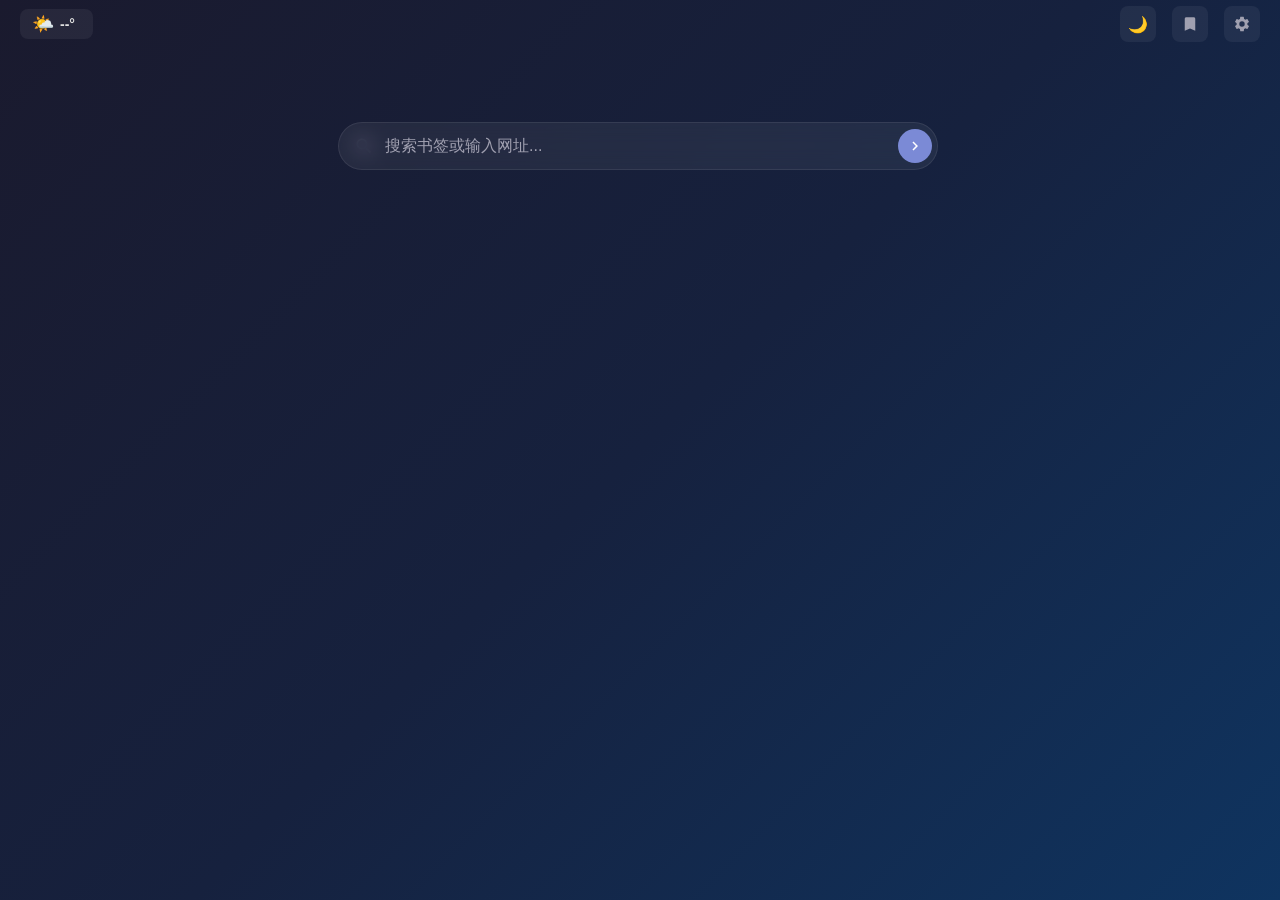
<file: extension/newtab.html>
<!DOCTYPE html>
<html lang="zh-CN" data-theme="dark">
<head>
<meta charset="UTF-8">
<meta name="viewport" content="width=device-width, initial-scale=1.0">
<title>新标签页</title>
<link rel="stylesheet" href="newtab.css">
</head>
<body>

<div class="topbar">
  <div class="topbar-left">
    <div class="weather-widget" id="weather">
      <span class="weather-icon" id="weatherIcon">🌤️</span>
      <span class="weather-temp" id="weatherTemp">--°</span>
      <span class="weather-city" id="weatherCity"></span>
      <input type="text" class="weather-city-input" id="weatherCityInput" placeholder="输入城市">
    </div>
  </div>
  <div class="topbar-center">
    <div class="topbar-date" id="date"></div>
    <div class="topbar-clock" id="clock"></div>
    <div class="topbar-weekday" id="weekday"></div>
  </div>
  <div class="topbar-right">
    <div class="theme-toggle" id="themeToggle" title="切换主题">
      <span class="theme-icon" id="themeIcon">🌙</span>
    </div>
    <div class="save-bm-btn topbar-icon-btn" id="saveBmBtn" title="保存远程书签到本地">
      <svg viewBox="0 0 24 24" width="18" height="18"><path d="M17 3H7c-1.1 0-2 .9-2 2v16l7-3 7 3V5c0-1.1-.9-2-2-2z" fill="currentColor"/></svg>
    </div>
    <div class="settings-btn topbar-icon-btn" id="settingsBtn" title="设置">
      <svg viewBox="0 0 24 24" width="18" height="18"><path d="M19.14 12.94c.04-.3.06-.61.06-.94 0-.32-.02-.64-.07-.94l2.03-1.58a.49.49 0 00.12-.61l-1.92-3.32a.488.488 0 00-.59-.22l-2.39.96c-.5-.38-1.03-.7-1.62-.94l-.36-2.54a.484.484 0 00-.48-.41h-3.84c-.24 0-.43.17-.47.41l-.36 2.54c-.59.24-1.13.57-1.62.94l-2.39-.96c-.22-.08-.47 0-.59.22L2.74 8.87c-.12.21-.08.47.12.61l2.03 1.58c-.05.3-.07.62-.07.94s.02.64.07.94l-2.03 1.58a.49.49 0 00-.12.61l1.92 3.32c.12.22.37.29.59.22l2.39-.96c.5.38 1.03.7 1.62.94l.36 2.54c.05.24.24.41.48.41h3.84c.24 0 .44-.17.47-.41l.36-2.54c.59-.24 1.13-.56 1.62-.94l2.39.96c.22.08.47 0 .59-.22l1.92-3.32c.12-.22.07-.47-.12-.61l-2.01-1.58zM12 15.6A3.6 3.6 0 1115.6 12 3.6 3.6 0 0112 15.6z" fill="currentColor"/></svg>
    </div>
  </div>
</div>

<div class="container">
  <div class="search-section">
    <div class="search-box">
      <svg class="search-icon" viewBox="0 0 24 24" width="20" height="20"><path d="M15.5 14h-.79l-.28-.27A6.471 6.471 0 0016 9.5 6.5 6.5 0 109.5 16c1.61 0 3.09-.59 4.23-1.57l.27.28v.79l5 4.99L20.49 19l-4.99-5zm-6 0C7.01 14 5 11.99 5 9.5S7.01 5 9.5 5 14 7.01 14 9.5 11.99 14 9.5 14z" fill="currentColor"/></svg>
      <input type="text" id="searchInput" placeholder="搜索书签或输入网址..." autocomplete="off">
      <button class="search-clear" id="searchClear" title="清空">✕</button>
      <button class="search-go" id="searchGo" title="搜索">
        <svg viewBox="0 0 24 24" width="18" height="18"><path d="M10 6L8.59 7.41 13.17 12l-4.58 4.59L10 18l6-6z" fill="currentColor"/></svg>
      </button>
    </div>
  </div>

  <div class="content" id="content"></div>

  <div class="update-info" id="updateInfo"></div>
</div>

<script src="pinyin.js"></script>
<script src="newtab.js"></script>
</body>
</html>
</file>
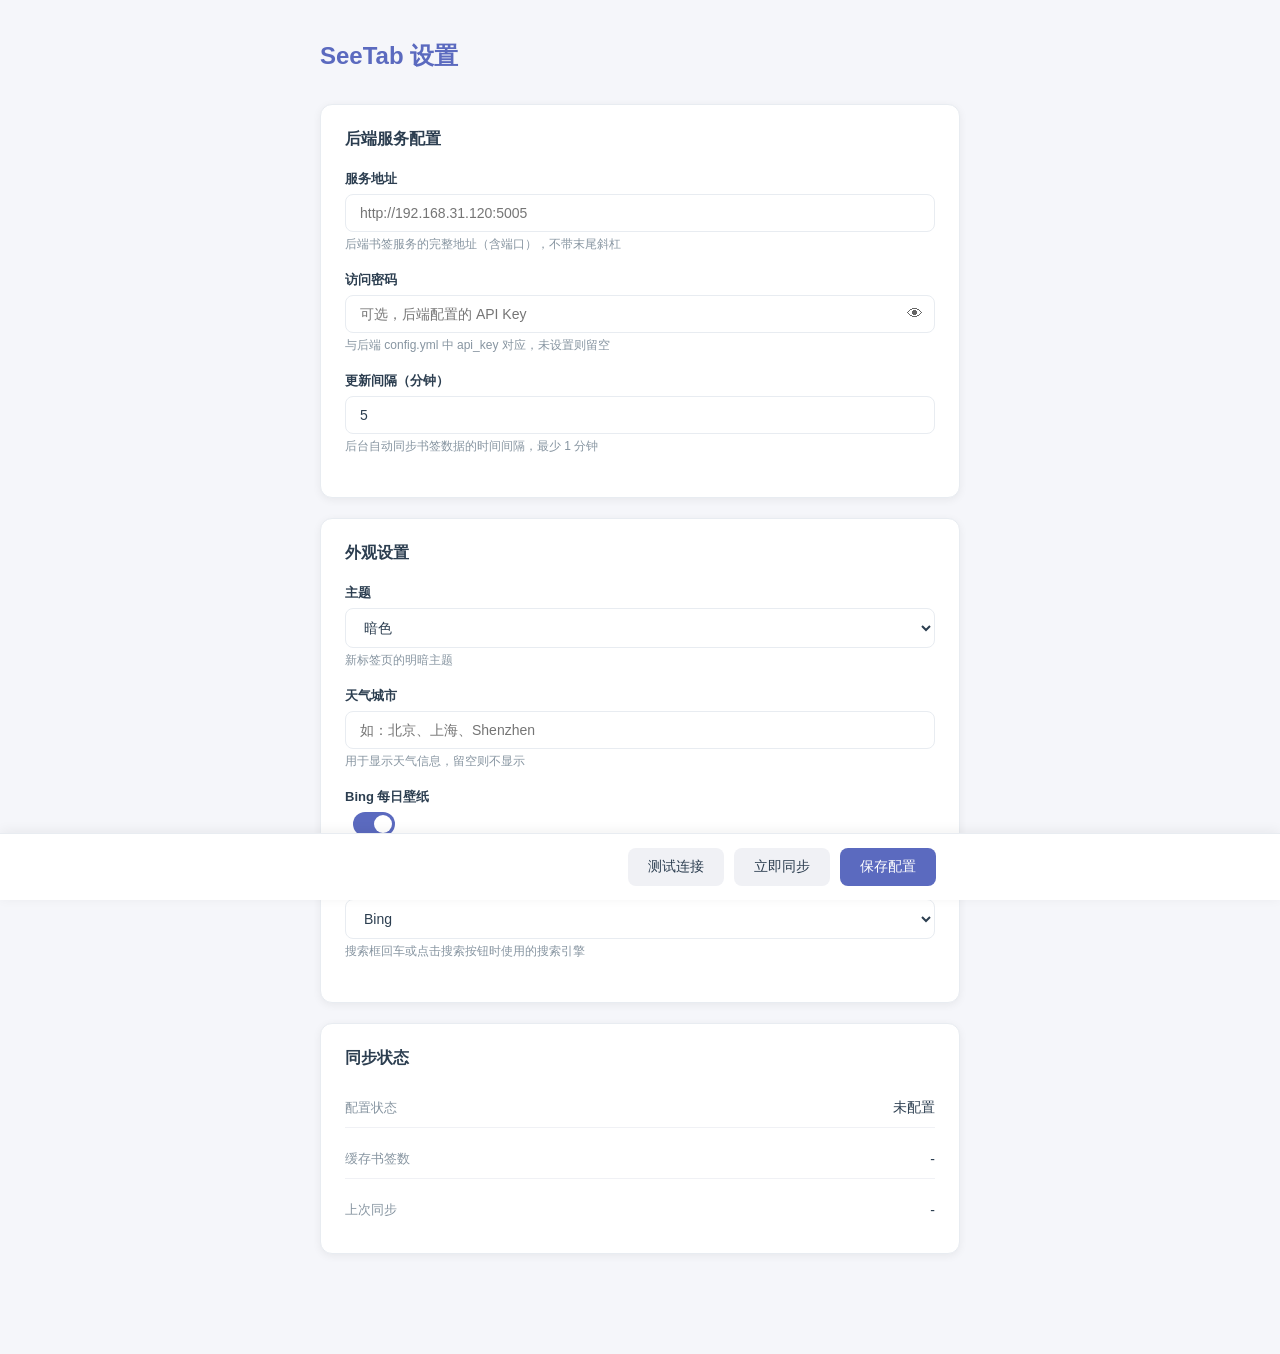
<file: extension/options.html>
<!DOCTYPE html>
<html lang="zh-CN">
<head>
<meta charset="UTF-8">
<meta name="viewport" content="width=device-width, initial-scale=1.0">
<title>SeeTab - 设置</title>
<link rel="stylesheet" href="options.css">
</head>
<body>
<div class="container">
  <div class="header">
    <h1>SeeTab 设置</h1>
  </div>

  <div class="card">
    <h2>后端服务配置</h2>

    <div class="form-group">
      <label for="serverUrl">服务地址</label>
      <input type="text" id="serverUrl" placeholder="http://192.168.31.120:5005">
      <small>后端书签服务的完整地址（含端口），不带末尾斜杠</small>
    </div>

    <div class="form-group">
      <label for="apiPassword">访问密码</label>
      <div class="password-wrap">
        <input type="password" id="apiPassword" placeholder="可选，后端配置的 API Key">
        <button class="toggle-pwd" id="togglePwd" title="显示/隐藏">👁</button>
      </div>
      <small>与后端 config.yml 中 api_key 对应，未设置则留空</small>
    </div>

    <div class="form-group">
      <label for="updateInterval">更新间隔（分钟）</label>
      <input type="number" id="updateInterval" min="1" max="1440" value="5">
      <small>后台自动同步书签数据的时间间隔，最少 1 分钟</small>
    </div>
  </div>

  <div class="card">
    <h2>外观设置</h2>

    <div class="form-group">
      <label for="theme">主题</label>
      <select id="theme">
        <option value="dark">暗色</option>
        <option value="light">亮色</option>
      </select>
      <small>新标签页的明暗主题</small>
    </div>

    <div class="form-group">
      <label for="weatherCity">天气城市</label>
      <input type="text" id="weatherCity" placeholder="如：北京、上海、Shenzhen">
      <small>用于显示天气信息，留空则不显示</small>
    </div>

    <div class="form-group">
      <label for="enableWallpaper">Bing 每日壁纸</label>
      <label class="switch">
        <input type="checkbox" id="enableWallpaper" checked>
        <span class="slider"></span>
      </label>
      <small>启用后将使用 Bing 每日壁纸作为背景，禁用则使用默认纯色背景</small>
    </div>

    <div class="form-group">
      <label for="searchEngine">搜索引擎</label>
      <select id="searchEngine">
        <option value="bing">Bing</option>
        <option value="google">Google</option>
        <option value="baidu">百度</option>
      </select>
      <small>搜索框回车或点击搜索按钮时使用的搜索引擎</small>
    </div>
  </div>

  <div class="card">
    <h2>同步状态</h2>
    <div class="status-grid">
      <div class="status-item">
        <span class="status-label">配置状态</span>
        <span class="status-value" id="statusConfig">未配置</span>
      </div>
      <div class="status-item">
        <span class="status-label">缓存书签数</span>
        <span class="status-value" id="statusTotal">-</span>
      </div>
      <div class="status-item">
        <span class="status-label">上次同步</span>
        <span class="status-value" id="statusLastFetch">-</span>
      </div>
    </div>
  </div>
</div>

<!-- 底部固定操作栏 -->
<div class="bottom-bar">
  <div class="bottom-bar-inner">
    <div class="status" id="status"></div>
    <div class="bottom-actions">
      <button class="btn btn-secondary" id="testBtn">测试连接</button>
      <button class="btn btn-secondary" id="syncBtn">立即同步</button>
      <button class="btn btn-primary" id="saveBtn">保存配置</button>
    </div>
  </div>
</div>

<script src="options.js"></script>
</body>
</html>
</file>
<file: extension/newtab.css>
* { margin: 0; padding: 0; box-sizing: border-box; }

/* === 默认变量（暗色） === */
:root {
  --bg: #1a1a2e;
  --bg2: #16213e;
  --bg3: #0f3460;
  --card: rgba(255,255,255,0.06);
  --card-hover: rgba(255,255,255,0.1);
  --text: #e0e0e0;
  --text2: #a0a0b0;
  --primary: #7b8ad6;
  --primary-dark: #5b6abf;
  --border: rgba(255,255,255,0.08);
  --border-active: rgba(123,138,214,0.4);
  --shadow: 0 4px 20px rgba(0,0,0,0.3);
  --weather-bg: rgba(255,255,255,0.06);
  --bm-icon-bg: rgba(123,138,214,0.12);
}

/* === 亮色主题 === */
[data-theme="light"] {
  --bg: #ffffff;
  --bg2: #f8f9fa;
  --bg3: #f0f1f3;
  --card: rgba(255,255,255,0.95);
  --card-hover: rgba(255,255,255,1);
  --text: #1a2332;
  --text2: #5a6a7a;
  --primary: #5b6abf;
  --primary-dark: #4a57a3;
  --border: rgba(0,0,0,0.1);
  --border-active: rgba(91,106,191,0.4);
  --shadow: 0 4px 20px rgba(0,0,0,0.08);
  --weather-bg: rgba(0,0,0,0.04);
  --bm-icon-bg: rgba(91,106,191,0.08);
}

html, body { height: 100%; overflow: hidden; }
body {
  font-family: -apple-system, BlinkMacSystemFont, "Segoe UI", Roboto, "Noto Sans SC", sans-serif;
  background: linear-gradient(135deg, var(--bg) 0%, var(--bg2) 50%, var(--bg3) 100%);
  color: var(--text);
  transition: background 0.4s, color 0.4s;
}

/* 亮色主题：纯色背景，去除渐变模糊感 */
[data-theme="light"] body {
  background: #ffffff;
}

/* 壁纸模式：加暗色遮罩保证文字可读 */
body.has-wallpaper::before {
  content: '';
  position: fixed;
  inset: 0;
  background: rgba(0,0,0,0.45);
  z-index: 0;
}

body.has-wallpaper > * {
  position: relative;
  z-index: 1;
}

[data-theme="light"] body.has-wallpaper::before {
  background: rgba(255,255,255,0.1);
}

/* === 顶栏 === */
.topbar {
  position: fixed;
  top: 0;
  left: 0;
  right: 0;
  height: 48px;
  display: flex;
  align-items: center;
  justify-content: space-between;
  padding: 0 20px;
  background: transparent;
  z-index: 100;
}

.topbar-left, .topbar-right {
  display: flex;
  align-items: center;
  gap: 16px;
  flex-shrink: 0;
}

.topbar-center {
  display: grid;
  grid-template-columns: 1fr auto 1fr;
  align-items: center;
  gap: 12px;
  position: absolute;
  left: 50%;
  transform: translateX(-50%);
}

/* === 天气组件 === */
.weather-widget {
  display: flex;
  align-items: center;
  gap: 6px;
  padding: 4px 12px;
  background: var(--weather-bg);
  border-radius: 8px;
  font-size: 13px;
  position: relative;
  cursor: default;
}

.weather-icon {
  font-size: 18px;
  cursor: pointer;
}

.weather-temp {
  font-weight: 600;
  font-size: 14px;
}

.weather-city {
  color: var(--text2);
  font-size: 12px;
}

[data-theme="light"] .weather-widget {
  background: rgba(91,106,191,0.08);
}

[data-theme="light"] .weather-temp {
  color: #2d3748;
}

[data-theme="light"] .weather-city {
  color: #4a5568;
}

.weather-city-input {
  display: none;
  position: absolute;
  top: 100%;
  left: 50%;
  transform: translateX(-50%);
  width: 110px;
  padding: 6px 10px;
  border: 1px solid var(--border);
  border-radius: 6px;
  font-size: 12px;
  outline: none;
  background: var(--card);
  color: var(--text);
  z-index: 300;
  margin-top: 4px;
  backdrop-filter: blur(10px);
}

.weather-city-input.show { display: block; }

[data-theme="light"] .weather-city-input {
  backdrop-filter: none;
  -webkit-backdrop-filter: none;
}

/* === 主题切换 === */
.theme-toggle {
  width: 36px;
  height: 36px;
  border-radius: 8px;
  background: var(--weather-bg);
  display: flex;
  align-items: center;
  justify-content: center;
  cursor: pointer;
  transition: background 0.2s;
  font-size: 16px;
}

.theme-toggle:hover { background: var(--card-hover); }

[data-theme="light"] .theme-toggle {
  background: rgba(91,106,191,0.08);
  color: #4a5568;
}

/* === 顶栏图标按钮（保存/设置共用） === */
.topbar-icon-btn {
  width: 36px;
  height: 36px;
  border-radius: 8px;
  background: var(--weather-bg);
  display: flex;
  align-items: center;
  justify-content: center;
  cursor: pointer;
  transition: background 0.2s;
  color: var(--text2);
}

.topbar-icon-btn:hover { background: var(--card-hover); color: var(--text); }

[data-theme="light"] .topbar-icon-btn {
  background: rgba(91,106,191,0.08);
  color: #4a5568;
}

.save-bm-btn.saving { opacity: 0.6; pointer-events: none; }

body > .save-bm-toast {
  position: fixed; top: 60px; right: 20px; z-index: 99999;
  background: var(--bg2); color: var(--text); border: 1px solid var(--border);
  border-radius: 8px; padding: 10px 18px; font-size: 14px;
  box-shadow: 0 4px 12px rgba(0,0,0,0.25);
  animation: toast-in 0.3s ease;
}
@keyframes toast-in { from { opacity: 0; transform: translateY(-10px); } to { opacity: 1; transform: translateY(0); } }

/* === 主容器 === */
.container {
  height: 100vh;
  display: flex;
  flex-direction: column;
  align-items: center;
  padding: 68px 24px 0;
  overflow-y: auto;
  scroll-behavior: smooth;
  scrollbar-gutter: stable;
}

.container::-webkit-scrollbar { width: 4px; }
.container::-webkit-scrollbar-thumb { background: var(--border); border-radius: 2px; }

/* === 顶栏时钟和日期 === */
.topbar-clock {
  font-size: 20px;
  font-weight: 700;
  color: var(--text);
  letter-spacing: 1px;
}

.topbar-date {
  font-size: 12px;
  color: var(--text2);
  text-align: right;
}

.topbar-weekday {
  font-size: 12px;
  color: var(--text2);
  text-align: left;
}

[data-theme="light"] .topbar-clock { color: #2d3748; }
[data-theme="light"] .topbar-date { color: #4a5568; }
[data-theme="light"] .topbar-weekday { color: #4a5568; }

/* === 搜索框 === */
.search-section {
  width: 100%;
  max-width: 600px;
  margin: 6vh auto 24px;
  flex-shrink: 0;
}

.search-box {
  position: relative;
  width: 100%;
}

.search-box .search-icon {
  position: absolute;
  left: 16px;
  top: 50%;
  transform: translateY(-50%);
  color: var(--text2);
}

.search-box input {
  width: 100%;
  padding: 14px 80px 14px 46px;
  border: 1px solid var(--border);
  border-radius: 24px;
  font-size: 16px;
  background: var(--card);
  color: var(--text);
  outline: none;
  transition: background 0.3s, border-color 0.3s, box-shadow 0.3s;
  backdrop-filter: blur(10px);
}

.search-clear {
  position: absolute;
  right: 46px;
  top: 50%;
  transform: translateY(-50%);
  width: 26px;
  height: 26px;
  border-radius: 50%;
  border: none;
  background: rgba(255,255,255,0.12);
  color: var(--text2);
  cursor: pointer;
  display: none;
  align-items: center;
  justify-content: center;
  font-size: 12px;
  transition: background 0.2s;
  padding: 0;
  line-height: 1;
}
.search-clear.show { display: flex; }
.search-clear:hover { background: rgba(255,255,255,0.2); }

[data-theme="light"] .search-clear { background: rgba(0,0,0,0.06); color: var(--text2); }
[data-theme="light"] .search-clear:hover { background: rgba(0,0,0,0.12); }

.search-go {
  position: absolute;
  right: 6px;
  top: 50%;
  transform: translateY(-50%);
  width: 34px;
  height: 34px;
  border-radius: 50%;
  border: none;
  background: var(--primary);
  color: #fff;
  cursor: pointer;
  display: flex;
  align-items: center;
  justify-content: center;
  transition: background 0.2s;
}

.search-go:hover { background: var(--primary-dark); }

.search-box input:focus {
  background: var(--card-hover);
  border-color: var(--primary);
  box-shadow: 0 0 0 3px rgba(91,106,191,0.15);
}

.search-box input::placeholder { color: var(--text2); }

[data-theme="light"] .search-box input {
  backdrop-filter: none;
  -webkit-backdrop-filter: none;
}

/* === 最近使用 === */
.top-visited {
  margin-bottom: 20px;
}

.top-visited-title {
  font-size: 13px;
  font-weight: 600;
  color: var(--text2);
  margin-bottom: 10px;
  letter-spacing: 0.5px;
}

.top-visited-grid {
  display: flex;
  flex-wrap: wrap;
  gap: 8px;
  padding: 10px 0 4px 0;
}

.top-visited-item {
  position: relative;
  display: flex;
  align-items: center;
  gap: 8px;
  padding: 8px 12px;
  border-radius: 8px;
  background: rgba(0,0,0,0.25);
  backdrop-filter: blur(12px);
  -webkit-backdrop-filter: blur(12px);
  border: 1px solid rgba(255,255,255,0.08);
  text-decoration: none;
  color: #fff;
  white-space: nowrap;
  flex-shrink: 0;
  transition: background 0.15s, border-color 0.15s;
  cursor: pointer;
}

[data-theme="light"] .top-visited-item {
  background: rgba(255,255,255,0.85);
  border-color: rgba(0,0,0,0.08);
  color: var(--text);
  backdrop-filter: none;
  -webkit-backdrop-filter: none;
}

.top-visited-item:hover {
  background: rgba(0,0,0,0.4);
  border-color: var(--border-active);
}

[data-theme="light"] .top-visited-item:hover {
  background: rgba(255,255,255,0.95);
}

.top-visited-item .bm-icon {
  width: 24px;
  height: 24px;
  border-radius: 6px;
  background: var(--bm-icon-bg);
  display: flex;
  align-items: center;
  justify-content: center;
  font-size: 11px;
  color: var(--primary);
  flex-shrink: 0;
  font-weight: 700;
  overflow: hidden;
}

.top-visited-item .bm-icon img { width: 16px; height: 16px; border-radius: 2px; }

.top-visited-info { display: flex; align-items: center; gap: 6px; }

.top-visited-name {
  font-size: 13px;
  font-weight: 500;
  max-width: 120px;
  overflow: hidden;
  text-overflow: ellipsis;
  white-space: nowrap;
  text-shadow: 0 1px 3px rgba(0,0,0,0.3);
}

[data-theme="light"] .top-visited-name { text-shadow: none; }

/* 晃动模式 */
@keyframes shake {
  0%, 100% { transform: rotate(0deg); }
  20% { transform: rotate(-3deg); }
  40% { transform: rotate(3deg); }
  60% { transform: rotate(-2deg); }
  80% { transform: rotate(2deg); }
}

.top-visited-item.shake {
  animation: shake 1.2s ease infinite;
}

.remove-badge {
  position: absolute;
  top: -8px;
  right: -8px;
  width: 20px;
  height: 20px;
  border-radius: 50%;
  background: #e74c3c;
  color: #fff;
  font-size: 11px;
  display: flex;
  align-items: center;
  justify-content: center;
  cursor: pointer;
  z-index: 10;
  border: 2px solid #fff;
  line-height: 1;
  font-weight: 600;
}

[data-theme="light"] .remove-badge { border-color: #f0f2f5; }

/* === 内容区 === */
.content {
  width: 100%;
  max-width: 1200px;
  flex: 1;
  padding-bottom: 48px;
}

/* === 目录列表（紧凑文字条目 + 毛玻璃） === */
.category-grid {
  display: flex;
  flex-wrap: wrap;
  gap: 6px 4px;
  margin-bottom: 20px;
}

.cat-card {
  display: inline-flex;
  align-items: center;
  gap: 6px;
  padding: 5px 12px;
  border-radius: 6px;
  cursor: pointer;
  border: 1px solid rgba(255,255,255,0.12);
  transition: background 0.15s, border-color 0.15s;
  user-select: none;
  white-space: nowrap;
  background: rgba(0,0,0,0.35);
  backdrop-filter: blur(16px);
  -webkit-backdrop-filter: blur(16px);
}

[data-theme="light"] .cat-card {
  background: rgba(255,255,255,0.85);
  border-color: rgba(0,0,0,0.08);
  backdrop-filter: none;
  -webkit-backdrop-filter: none;
}

.cat-card:hover {
  background: rgba(0,0,0,0.5);
  border-color: var(--border-active);
}

[data-theme="light"] .cat-card:hover {
  background: rgba(255,255,255,0.95);
}

.cat-card.active {
  background: rgba(123,138,214,0.35);
  border-color: var(--border-active);
}

[data-theme="light"] .cat-card.active {
  background: rgba(91,106,191,0.18);
}

.cat-card .cat-icon { font-size: 14px; }
.cat-card .cat-name { font-size: 13px; font-weight: 600; line-height: 1.4; color: #fff; text-shadow: 0 1px 4px rgba(0,0,0,0.5); }
[data-theme="light"] .cat-card .cat-name { color: #1a1a2e; text-shadow: none; }
.cat-card .cat-count { font-size: 11px; color: rgba(255,255,255,0.7); }
[data-theme="light"] .cat-card .cat-count { color: var(--text2); }

/* === 书签展开区（点击目录后显示在目录下方） === */
.bookmark-panel {
  margin-bottom: 28px;
  animation: slideDown 0.25s ease;
}

@keyframes slideDown {
  from { opacity: 0; transform: translateY(-8px); }
  to { opacity: 1; transform: translateY(0); }
}

.bookmark-panel-header {
  display: flex;
  align-items: center;
  gap: 10px;
  margin-bottom: 14px;
  padding: 0 4px;
}

.bookmark-panel-header .panel-icon { font-size: 20px; }
.bookmark-panel-header .panel-title { font-size: 16px; font-weight: 600; }
.bookmark-panel-header .panel-path { font-size: 12px; color: var(--text2); }
.bookmark-panel-header .panel-count { font-size: 12px; color: var(--text2); }
.bookmark-panel-header .panel-close {
  margin-left: auto;
  width: 28px;
  height: 28px;
  border-radius: 50%;
  background: var(--card);
  border: 1px solid var(--border);
  display: flex;
  align-items: center;
  justify-content: center;
  cursor: pointer;
  color: var(--text2);
  font-size: 14px;
  transition: background 0.2s, color 0.2s;
}

.bookmark-panel-header .panel-close:hover { background: var(--card-hover); color: var(--text); }

/* 书签网格 */
.bookmark-grid {
  display: grid;
  grid-template-columns: repeat(auto-fill, minmax(260px, 1fr));
  gap: 10px;
}

.bookmark-item {
  display: flex;
  align-items: center;
  gap: 12px;
  padding: 10px 14px;
  background: rgba(0,0,0,0.35);
  border-radius: 10px;
  border: 1px solid rgba(255,255,255,0.1);
  cursor: pointer;
  text-decoration: none;
  color: #fff;
  transition: background 0.2s, border-color 0.2s, transform 0.2s, box-shadow 0.2s;
  backdrop-filter: blur(16px);
  -webkit-backdrop-filter: blur(16px);
}

[data-theme="light"] .bookmark-item {
  background: rgba(255,255,255,0.85);
  border-color: rgba(0,0,0,0.08);
  color: var(--text);
  backdrop-filter: none;
  -webkit-backdrop-filter: none;
}

.bookmark-item:hover {
  background: rgba(0,0,0,0.5);
  border-color: var(--primary);
  transform: translateY(-1px);
  box-shadow: var(--shadow);
}

[data-theme="light"] .bookmark-item:hover {
  background: rgba(255,255,255,0.95);
  border-color: var(--primary);
}

.bookmark-item .bm-icon {
  width: 32px;
  height: 32px;
  border-radius: 8px;
  background: var(--bm-icon-bg);
  display: flex;
  align-items: center;
  justify-content: center;
  font-size: 13px;
  color: var(--primary);
  flex-shrink: 0;
  font-weight: 700;
  overflow: hidden;
}

.bookmark-item .bm-icon img { width: 20px; height: 20px; border-radius: 3px; }

.bookmark-item .bm-info { flex: 1; min-width: 0; }

.bookmark-item .bm-title {
  font-size: 13px;
  font-weight: 600;
  overflow: hidden;
  text-overflow: ellipsis;
  white-space: nowrap;
  text-shadow: 0 1px 3px rgba(0,0,0,0.4);
}

[data-theme="light"] .bookmark-item .bm-title { text-shadow: none; }

.bookmark-item:hover .bm-title { color: var(--primary); }

.bookmark-item .bm-url {
  font-size: 11px;
  color: rgba(255,255,255,0.6);
  margin-top: 2px;
  overflow: hidden;
  text-overflow: ellipsis;
  white-space: nowrap;
}

[data-theme="light"] .bookmark-item .bm-url { color: var(--text2); }

/* 搜索引擎提示条 */
.search-engine-hint {
  display: flex;
  align-items: center;
  gap: 8px;
  margin-bottom: 16px;
  padding: 12px 16px;
  border-radius: 10px;
  background: rgba(0,0,0,0.25);
  backdrop-filter: blur(12px);
  -webkit-backdrop-filter: blur(12px);
  border: 1px solid rgba(255,255,255,0.08);
  color: rgba(255,255,255,0.8);
  font-size: 14px;
  text-decoration: none;
  transition: background 0.2s, border-color 0.2s, color 0.2s;
  cursor: pointer;
}

[data-theme="light"] .search-engine-hint {
  background: rgba(255,255,255,0.85);
  border-color: rgba(0,0,0,0.08);
  color: var(--text2);
  backdrop-filter: none;
  -webkit-backdrop-filter: none;
}

.search-engine-hint:hover {
  background: rgba(123,138,214,0.25);
  border-color: var(--border-active);
  color: #fff;
}

[data-theme="light"] .search-engine-hint:hover {
  background: rgba(91,106,191,0.12);
  color: var(--text);
}

.search-engine-hint svg { flex-shrink: 0; opacity: 0.7; }

/* 分类图标颜色 */
.ico-0 { color: #e74c3c; } .ico-1 { color: #e67e22; } .ico-2 { color: #f1c40f; } .ico-3 { color: #2ecc71; }
.ico-4 { color: #1abc9c; } .ico-5 { color: #3498db; } .ico-6 { color: #9b59b6; } .ico-7 { color: #e91e63; }

/* 空状态 */
.empty { text-align: center; padding: 40px; color: var(--text2); font-size: 14px; }

/* 更新信息 - 固定底部居中 */
.update-info {
  position: fixed;
  bottom: 0;
  left: 0;
  right: 0;
  font-size: 11px;
  color: var(--text2);
  opacity: 0.6;
  text-align: center;
  padding: 8px 0 12px;
  z-index: 50;
  pointer-events: none;
}

/* === 响应式 === */
@media (max-width: 768px) {
  .category-grid { gap: 4px 3px; }
  .cat-card { padding: 4px 8px; font-size: 12px; }
  .bookmark-grid { grid-template-columns: repeat(auto-fill, minmax(200px, 1fr)); }
  .topbar-left, .topbar-center { gap: 8px; }
  .weather-city { display: none; }
}

@media (max-width: 480px) {
  .bookmark-grid { grid-template-columns: 1fr; }
  .category-grid { gap: 3px 2px; }
  .cat-card { padding: 3px 6px; font-size: 11px; }
  .topbar-date { display: none; }
}
</file>
<file: extension/options.css>
* { margin: 0; padding: 0; box-sizing: border-box; }

body {
  font-family: -apple-system, BlinkMacSystemFont, "Segoe UI", Roboto, "Noto Sans SC", sans-serif;
  background: #f5f6fa;
  color: #2c3e50;
  min-height: 100vh;
  padding: 40px 20px 80px;
}

.container {
  max-width: 640px;
  margin: 0 auto;
}

.header {
  margin-bottom: 32px;
}

.header h1 {
  font-size: 24px;
  font-weight: 700;
  color: #5b6abf;
}

.card {
  background: #fff;
  border-radius: 12px;
  padding: 24px;
  margin-bottom: 20px;
  box-shadow: 0 2px 8px rgba(0,0,0,0.06);
  border: 1px solid #e8ecf1;
}

.card h2 {
  font-size: 16px;
  font-weight: 600;
  margin-bottom: 20px;
  color: #2c3e50;
}

.form-group {
  margin-bottom: 18px;
}

.form-group label:first-child {
  display: block;
  font-size: 13px;
  font-weight: 600;
  margin-bottom: 6px;
  color: #2c3e50;
}

.form-group input[type="text"],
.form-group input[type="password"],
.form-group input[type="number"],
.form-group select {
  width: 100%;
  padding: 10px 14px;
  border: 1px solid #e8ecf1;
  border-radius: 8px;
  font-size: 14px;
  outline: none;
  transition: border-color 0.2s;
  color: #2c3e50;
  background: #fff;
}

.form-group input:focus,
.form-group select:focus {
  border-color: #5b6abf;
  box-shadow: 0 0 0 3px rgba(91,106,191,0.1);
}

.form-group small {
  display: block;
  font-size: 12px;
  color: #8795a1;
  margin-top: 4px;
}

.password-wrap {
  position: relative;
}

.password-wrap input {
  padding-right: 44px !important;
}

.toggle-pwd {
  position: absolute;
  right: 8px;
  top: 50%;
  transform: translateY(-50%);
  background: none;
  border: none;
  cursor: pointer;
  font-size: 16px;
  padding: 4px;
  opacity: 0.6;
}

.toggle-pwd:hover { opacity: 1; }

.btn {
  padding: 10px 20px;
  border-radius: 8px;
  border: none;
  font-size: 14px;
  cursor: pointer;
  transition: all 0.2s;
  font-weight: 500;
}

.btn-primary {
  background: #5b6abf;
  color: #fff;
}

.btn-primary:hover { background: #4a57a3; }

.btn-secondary {
  background: #f0f1f5;
  color: #2c3e50;
}

.btn-secondary:hover { background: #e8ecf1; }

.status {
  margin-top: 12px;
  font-size: 13px;
  min-height: 20px;
}

.status.success { color: #2ecc71; }
.status.error { color: #e74c3c; }

.status-grid {
  display: grid;
  gap: 12px;
}

.status-item {
  display: flex;
  justify-content: space-between;
  align-items: center;
  padding: 10px 0;
  border-bottom: 1px solid #f0f1f5;
}

.status-item:last-child { border-bottom: none; }

.status-label { font-size: 13px; color: #8795a1; }

.status-value {
  font-size: 14px;
  font-weight: 500;
  color: #2c3e50;
}

/* 开关样式 */
.switch {
  position: relative;
  display: inline-block;
  width: 42px;
  height: 24px;
  vertical-align: middle;
  margin-left: 8px;
}

.switch input { opacity: 0; width: 0; height: 0; }

.slider {
  position: absolute;
  cursor: pointer;
  inset: 0;
  background: #ccc;
  border-radius: 24px;
  transition: background 0.2s;
}

.slider::before {
  content: '';
  position: absolute;
  width: 18px;
  height: 18px;
  left: 3px;
  bottom: 3px;
  background: #fff;
  border-radius: 50%;
  transition: transform 0.2s;
}

.switch input:checked + .slider { background: #5b6abf; }
.switch input:checked + .slider::before { transform: translateX(18px); }

/* 底部固定操作栏 */
.bottom-bar {
  position: fixed;
  bottom: 0;
  left: 0;
  right: 0;
  background: #fff;
  border-top: 1px solid #e8ecf1;
  box-shadow: 0 -2px 12px rgba(0,0,0,0.06);
  z-index: 100;
}

.bottom-bar-inner {
  max-width: 640px;
  margin: 0 auto;
  padding: 14px 24px;
  display: flex;
  align-items: center;
  justify-content: space-between;
  gap: 16px;
}

.bottom-actions {
  display: flex;
  gap: 10px;
  flex-shrink: 0;
}

.bottom-bar .status {
  margin-top: 0;
  font-size: 13px;
  min-height: 0;
}
</file>
